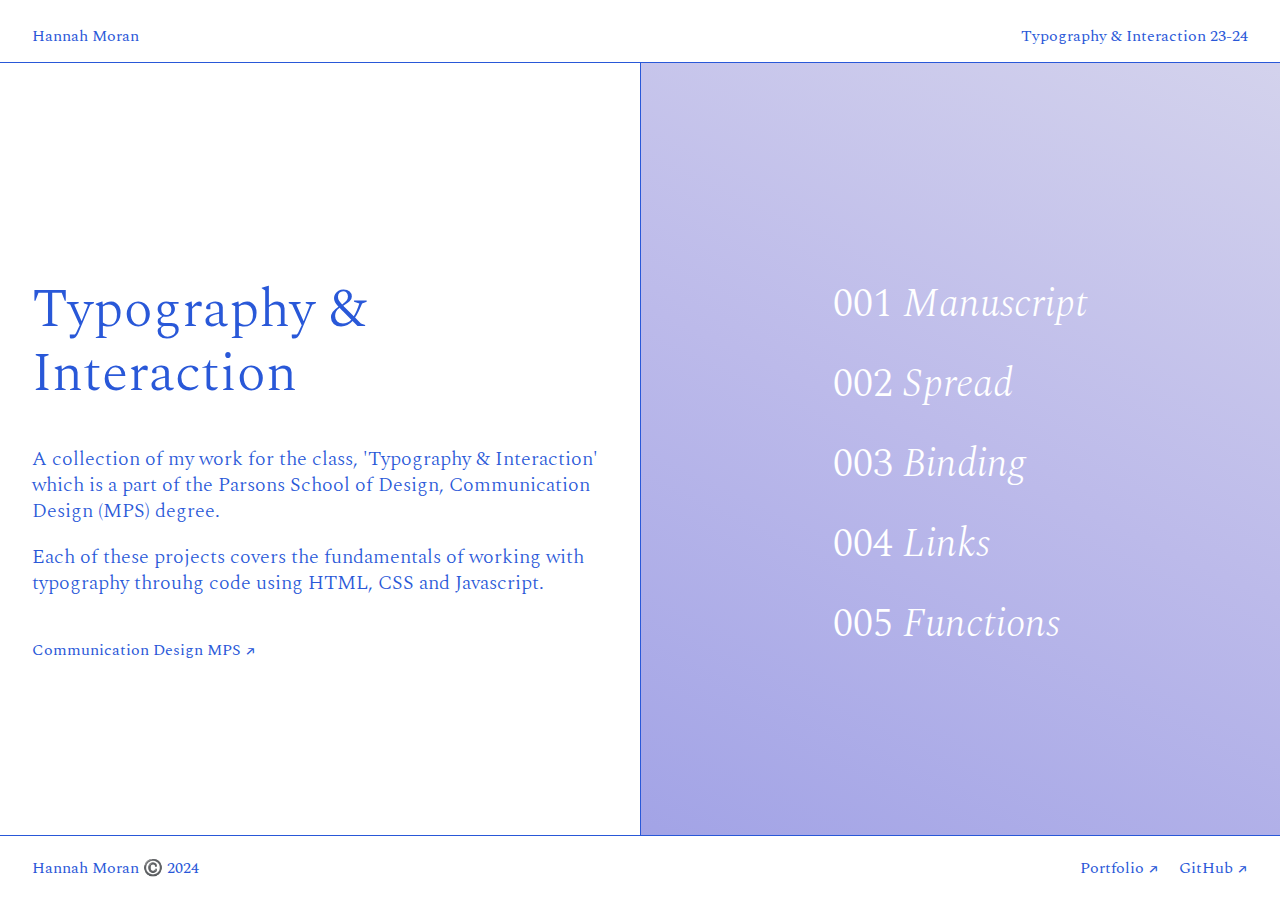
<file: index.html>
<html>
	<head>
        <meta charset="UTF-8">
        <meta name="viewport" content="width=device-width, initial-scale=1.0">
		<title>Typography and Interaction</title>
		<link rel="stylesheet" href="/assets/reset.css">
		<link rel="stylesheet" href="/assets/style.css">
		<link rel="shortcut icon" type="image/png" href="assets/favicon.png"/>
	</head>
	<body>
		<header>
			<nav>
				<ul>
					<li>
						<p>Hannah Moran</p>
					</li>
					<li>
						<a href="https://typography-interaction-2324.github.io/">Typography & Interaction 23-24</a>
					</li>
				</ul>
			</nav>
		</header>
		<main>
            <section class="image">
				<div class="intro-section">
					<h1>Typography & Interaction</h1>
					<div>
						<h2>A collection of my work for the class, 'Typography & Interaction' which is a part of the Parsons School of Design, Communication Design (MPS) degree.</h2>
						<h2>Each of these projects covers the fundamentals of working with typography throuhg code using HTML, CSS and Javascript.</h2>
					</div>
				</div>
				<div class="cd-link">
					<a href="https://mpscd.parsons.edu/">Communication Design MPS ↗︎</a>
				</div>
            </section>
            <section class="links">
				<div>
					<button class="project-button"><a href="/manuscript">001 <em>Manuscript</em></a></button>
					<button class="project-button"><a href="/spread">002 <em>Spread</em></a></button>
					<button class="project-button"><a href="/binding">003 <em>Binding</em></a></button>
					<button class="project-button"><a href="/links">004 <em>Links</em></a></button>
					<button class="project-button"><a href="/functions">005 <em>Functions</em></a></button>
				</div>
            </section>
		</main>
		<footer>
             <p>Hannah Moran ©️ 2024</p>
			 <div class="footer-links">
			 	<a href="https://www.hannahmorandesign.com/">Portfolio ↗︎</a>
			 	<a href="https://github.com/hannahmariamoran">GitHub ↗︎</a>
			</div>
		</footer>
	</body>
</html>
</file>
<file: assets/style.css>
@import url('https://fonts.googleapis.com/css2?family=Spectral:ital,wght@0,200;0,300;0,400;0,500;0,600;0,700;0,800;1,200;1,300;1,400;1,500;1,600;1,700;1,800&display=swap');

body{
    color: #2958d8;
}
/* ========== text variables ========== */
:root {
    --h1: 32px;
    --h1-line-height: 32px;
    --h2: 16px;
    --h2-line-height: 20px;
    --a: 14px;
    --a-line-height: 14px;
    --p: 14px;
    --p-line-height: 14px;
}
/* ========== text styles ========== */
h1{
    font-family: spectral;
    font-size: var(--h1);
    line-height: var(--h1-line-height);
    font-weight: 300;
}
h2{
    font-family: spectral;
    font-size: var(--h2);
    line-height: var(--h2-line-height);
    font-weight: 300;
    max-width: 450px;
    margin-bottom: 20px;
}
a{
    font-family: spectral;
    font-size: var(--a);
    line-height: var(--a-line-height);
}
a:hover{
    font-weight: 600;
    position: relative;
}
a:hover::after {
    content: ''; 
    position: absolute;
    left: 0;
    bottom: -2px; 
    width: 100%;
    height: 1px;
    background-color: #2958d8; 
    animation: underline 0.3s ease forwards; 
}
@keyframes underline {
    from {
        width: 0;
    }
    to {
        width: 100%;
    }
}
p{
    font-family: spectral;
    font-size: var(--p);
    line-height: var(--p-line-height);
}
.intro-section{
    display: flex;
    flex-direction: column;
    gap: 40px;
}
.cd-link{
    margin-top: 24px;
}
/* ========== nav styling ========== */
nav{
    padding: 20px;
    border-bottom: 1px solid; 
    position: fixed;
    top: 0;
    left: 0;
    width: 100%;
    background-color: white;
}
ul{
    display: flex;
    flex-direction: row;
    justify-content: space-between;
}
/* ======== footer styling ======== */
footer{
    border-top: 1px solid #2958d8;
    padding: 16px;
    position: fixed;
    bottom: 0;
    left: 0;
    width: 100%;
    align-items: center;
    display: flex;
    flex-direction: row;
    justify-content: space-between;
    background-color: white;
}
.footer-links{
    display: flex;
    flex-direction: row;
    gap: 20px;
}
/* ======== main styling ======== */
main{
    display: flex;
    flex-direction: column;
    height: 100vh;
}
section{
    padding: 20px;
}
section:first-child {
    border-bottom: solid 1px;
}
.image{
    background-color: white;
    flex: 1; 
    display: flex;
    flex-direction: column;
    justify-content: center; 
    align-items: flex-start; 
    padding-top: 70px;
}
.links{
    background-image: linear-gradient(25deg, #2958d8, #8287e1, #bcbaea, #f0f0f0);
	background-size: 300% 300%;
	animation: gradient 3s ease-in-out infinite;
    display: flex;
    flex-direction: column;
    justify-content: center; 
    align-items: center; 
    height: 100%; 
    flex: 1; 
    display: flex;
    justify-content: center; 
    align-items: flex-start; 
    transition: background-image 0.5s ease; 
}
@keyframes gradient {
	0% {
		background-position: 0% 50%;
	}
	50% {
		background-position: 100% 50%;
	}
	100% {
		background-position: 0% 50%;
	}
}
.links > div {
    display: flex;
    flex-direction: column;
    align-items: flex-start; 
}

.links > div > button {
    margin-bottom: 40px; 
}
.links > div > button a {
    font-size: 24px; 
    font-family: spectral;
    font-weight: 300;
    color: white;
}
.project-button a em {
    font-style: italic;
}


/* ================================== tablet media query ================================== */
@media (min-width: 768px) and (max-width: 1023px) {
    /* ========== text variables ========== */
    :root {
        --h1: 40px;
        --h1-line-height: 40px;
        --h2: 18px;
        --h2-line-height: 22px;
        --p: 16px;
        --p-line-height: 20px;
        --a: 16px;
        --a-line-height: 16px;
    }
    h2{
        max-width: 600px;
    }
    /* ========== nav styling ========== */
    nav{
        padding: 24px;
    }
    /* ======== footer styling ======== */
    footer{
        padding-left: 24px;
        padding-top: 16px;
        padding-bottom: 16px;
    }
    /* ======== main styling ======== */
    section{
        padding: 24px;
    }
    .image{
        padding-top: 80px;
    }
    .links{
        display: flex;
        flex-direction: column;
        padding-bottom: 35px;
    }
}
  
/* ================================== desktop media query ================================== */
@media (min-width: 1024px) {
    /* ========== text variables ========== */
    :root {
        --h1: 54px;
        --h1-line-height: 64px;
        --h2: 20px;
        --h2-line-height: 26px;
        --p: 16px;
        --p-line-height: 20px;
        --a: 16px;
        --a-line-height: 20px;
    }
    h1{
        max-width: 500px;
    }
    h2{
        max-width: 600px;
    }
    .intro-section{
        display: flex;
        flex-direction: column;
        gap: 40px;
    }
    /* =========== nav styling ============ */
    nav{
        padding: 32px;
        padding-top: 26px;
        top: 0;
        left: 0;
        width: 100%;
        height: 7vh;
        align-items: center;
        /* position: fixed; */
    }
    /* ========== footer styling ========== */
    footer{
        padding: 32px;
        padding-top: 32px;
        height: 7vh;
    }
    /* ======== main styling ======== */
    main{
        flex-direction: row;
        height: 100vh;
    }
    section{
        width: 50vw;
        padding: 32px;
    }
    section:first-child {
        border-right: solid 1px;
    }
    .links{
        display: flex;
        flex-direction: column;
        align-items: center; 
        padding-top: 90px;
        padding-bottom: 0px;
    }
    .links > div > button {
        margin-bottom: 60px; 
    }
    .links > div > button a {
        font-size: 40px; 
        font-family: spectral;
        font-weight: 300;
    }
}
</file>
